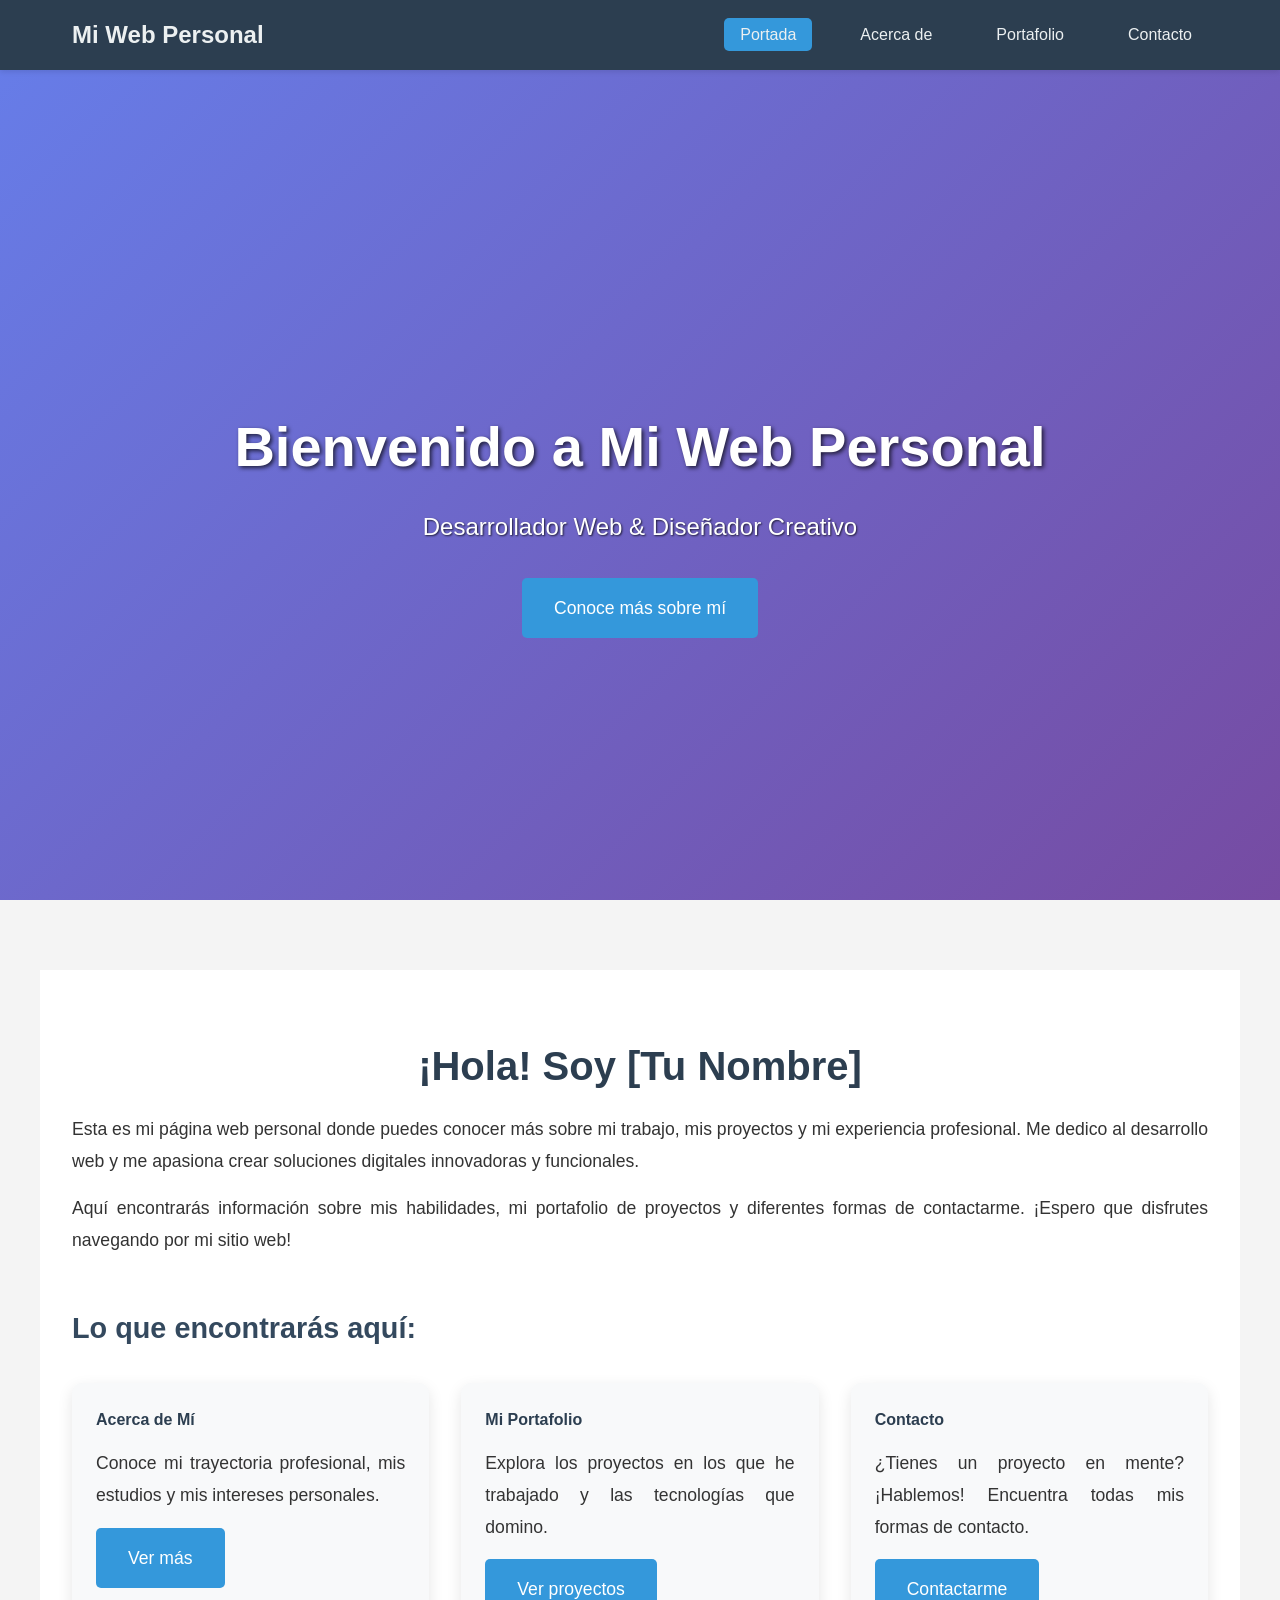
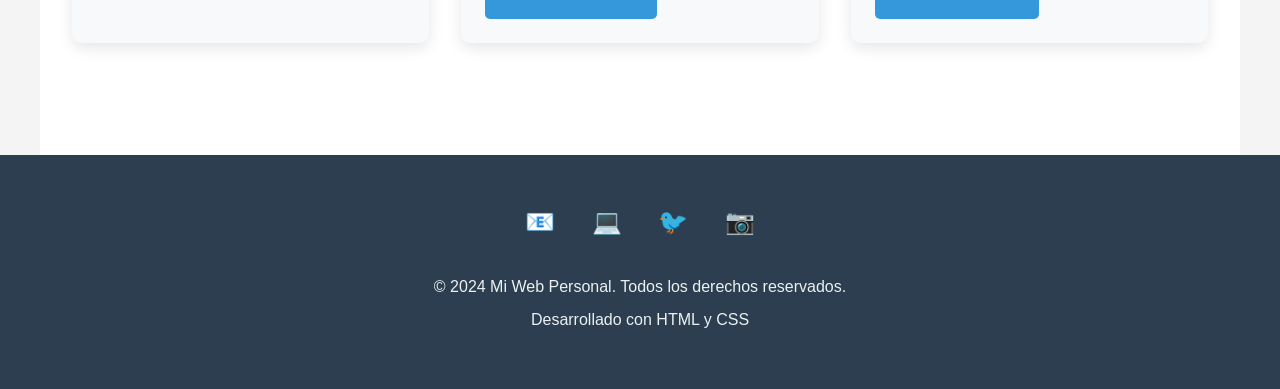
<file: index.html>
<!DOCTYPE html>
<html lang="es">
<head>
    <meta charset="UTF-8">
    <meta name="viewport" content="width=device-width, initial-scale=1.0">
    <title>Inicio - Mi Web Personal</title>
    <link rel="stylesheet" href="css/styles.css">
</head>
<body>
    <!-- Navigation Menu -->
    <nav class="navbar">
        <div class="nav-container">
            <a href="index.html" class="logo">Mi Web Personal</a>
            <ul class="nav-menu">
                <li><a href="index.html" class="nav-link active">Portada</a></li>
                <li><a href="acerca.html" class="nav-link">Acerca de</a></li>
                <li><a href="portafolio.html" class="nav-link">Portafolio</a></li>
                <li><a href="contacto.html" class="nav-link">Contacto</a></li>
            </ul>
        </div>
    </nav>

    <!-- Header Section -->
    <header class="header">
        <div class="header-content">
            <h1>Bienvenido a Mi Web Personal</h1>
            <p>Desarrollador Web & Diseñador Creativo</p>
            <a href="acerca.html" class="btn">Conoce más sobre mí</a>
        </div>
    </header>

    <!-- Main Content -->
    <main class="main-content">
        <section class="section">
            <h2>¡Hola! Soy [Tu Nombre]</h2>
            <p>
                Esta es mi página web personal donde puedes conocer más sobre mi trabajo, 
                mis proyectos y mi experiencia profesional. Me dedico al desarrollo web 
                y me apasiona crear soluciones digitales innovadoras y funcionales.
            </p>
            <p>
                Aquí encontrarás información sobre mis habilidades, mi portafolio de 
                proyectos y diferentes formas de contactarme. ¡Espero que disfrutes 
                navegando por mi sitio web!
            </p>
        </section>

        <section class="section">
            <h3>Lo que encontrarás aquí:</h3>
            <div class="portfolio-grid">
                <div class="portfolio-item">
                    <h4>Acerca de Mí</h4>
                    <p>Conoce mi trayectoria profesional, mis estudios y mis intereses personales.</p>
                    <a href="acerca.html" class="btn">Ver más</a>
                </div>
                <div class="portfolio-item">
                    <h4>Mi Portafolio</h4>
                    <p>Explora los proyectos en los que he trabajado y las tecnologías que domino.</p>
                    <a href="portafolio.html" class="btn">Ver proyectos</a>
                </div>
                <div class="portfolio-item">
                    <h4>Contacto</h4>
                    <p>¿Tienes un proyecto en mente? ¡Hablemos! Encuentra todas mis formas de contacto.</p>
                    <a href="contacto.html" class="btn">Contactarme</a>
                </div>
            </div>
        </section>
    </main>

    <!-- Footer -->
    <footer class="footer">
        <div class="footer-content">
            <div class="social-links">
                <a href="#" title="LinkedIn">📧</a>
                <a href="#" title="GitHub">💻</a>
                <a href="#" title="Twitter">🐦</a>
                <a href="#" title="Instagram">📷</a>
            </div>
            <p>&copy; 2024 Mi Web Personal. Todos los derechos reservados.</p>
            <p>Desarrollado con HTML y CSS</p>
        </div>
    </footer>
</body>
</html>
</file>
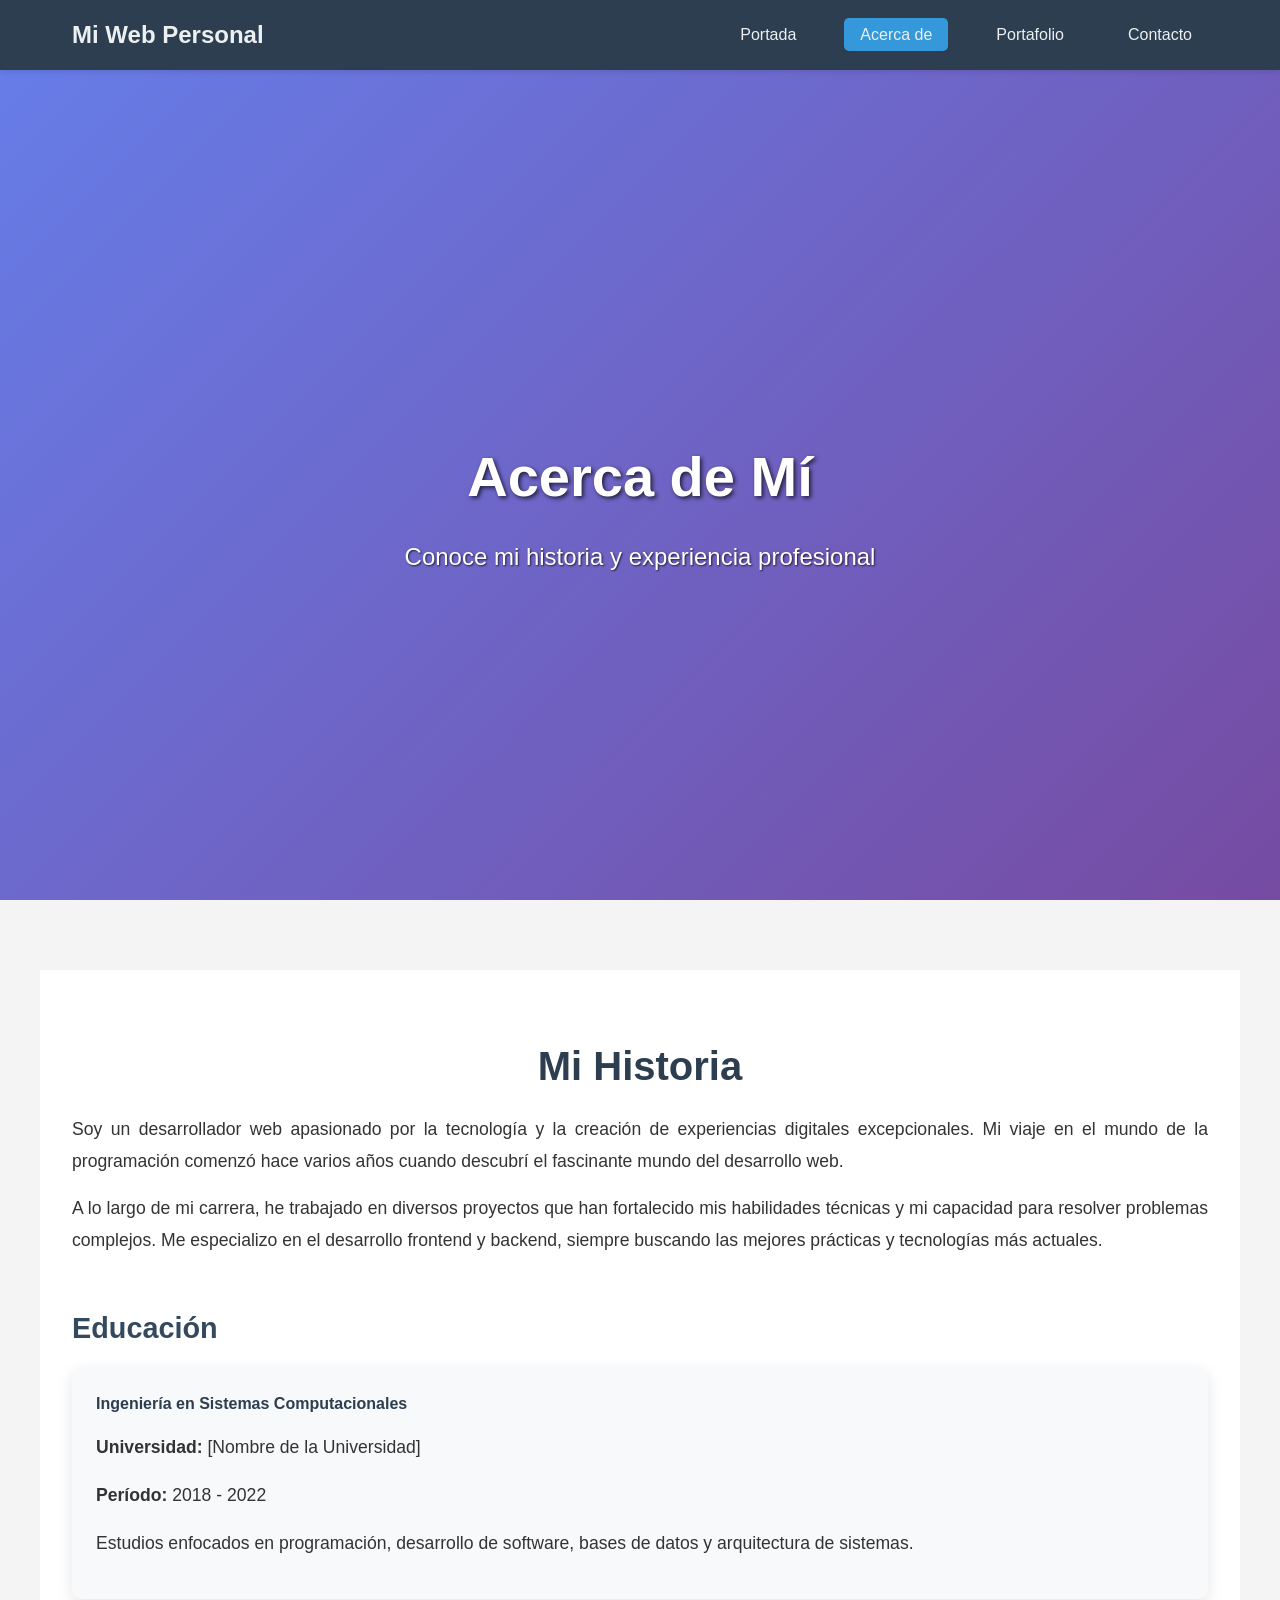
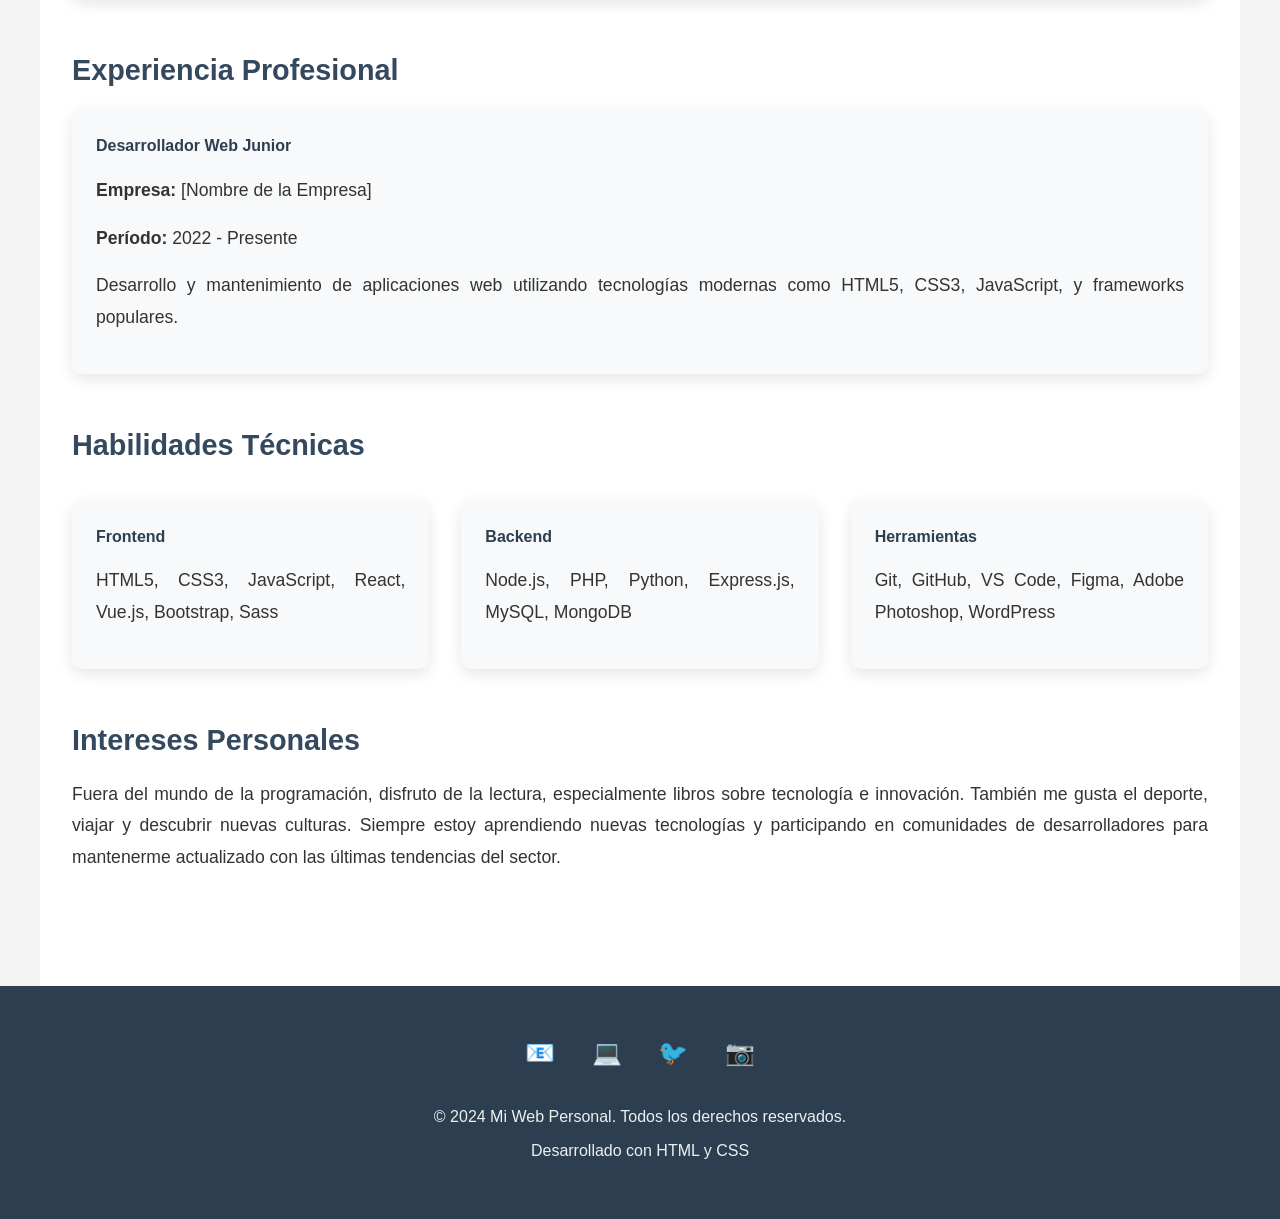
<file: acerca.html>
<!DOCTYPE html>
<html lang="es">
<head>
    <meta charset="UTF-8">
    <meta name="viewport" content="width=device-width, initial-scale=1.0">
    <title>Acerca de - Mi Web Personal</title>
    <link rel="stylesheet" href="css/styles.css">
</head>
<body>
    <!-- Navigation Menu -->
    <nav class="navbar">
        <div class="nav-container">
            <a href="index.html" class="logo">Mi Web Personal</a>
            <ul class="nav-menu">
                <li><a href="index.html" class="nav-link">Portada</a></li>
                <li><a href="acerca.html" class="nav-link active">Acerca de</a></li>
                <li><a href="portafolio.html" class="nav-link">Portafolio</a></li>
                <li><a href="contacto.html" class="nav-link">Contacto</a></li>
            </ul>
        </div>
    </nav>

    <!-- Header Section -->
    <header class="header">
        <div class="header-content">
            <h1>Acerca de Mí</h1>
            <p>Conoce mi historia y experiencia profesional</p>
        </div>
    </header>

    <!-- Main Content -->
    <main class="main-content">
        <section class="section">
            <h2>Mi Historia</h2>
            <p>
                Soy un desarrollador web apasionado por la tecnología y la creación de 
                experiencias digitales excepcionales. Mi viaje en el mundo de la programación 
                comenzó hace varios años cuando descubrí el fascinante mundo del desarrollo web.
            </p>
            <p>
                A lo largo de mi carrera, he trabajado en diversos proyectos que han 
                fortalecido mis habilidades técnicas y mi capacidad para resolver problemas 
                complejos. Me especializo en el desarrollo frontend y backend, siempre 
                buscando las mejores prácticas y tecnologías más actuales.
            </p>
        </section>

        <section class="section">
            <h3>Educación</h3>
            <div class="portfolio-item">
                <h4>Ingeniería en Sistemas Computacionales</h4>
                <p><strong>Universidad:</strong> [Nombre de la Universidad]</p>
                <p><strong>Período:</strong> 2018 - 2022</p>
                <p>
                    Estudios enfocados en programación, desarrollo de software, 
                    bases de datos y arquitectura de sistemas.
                </p>
            </div>
        </section>

        <section class="section">
            <h3>Experiencia Profesional</h3>
            <div class="portfolio-item">
                <h4>Desarrollador Web Junior</h4>
                <p><strong>Empresa:</strong> [Nombre de la Empresa]</p>
                <p><strong>Período:</strong> 2022 - Presente</p>
                <p>
                    Desarrollo y mantenimiento de aplicaciones web utilizando tecnologías 
                    modernas como HTML5, CSS3, JavaScript, y frameworks populares.
                </p>
            </div>
        </section>

        <section class="section">
            <h3>Habilidades Técnicas</h3>
            <div class="portfolio-grid">
                <div class="portfolio-item">
                    <h4>Frontend</h4>
                    <p>HTML5, CSS3, JavaScript, React, Vue.js, Bootstrap, Sass</p>
                </div>
                <div class="portfolio-item">
                    <h4>Backend</h4>
                    <p>Node.js, PHP, Python, Express.js, MySQL, MongoDB</p>
                </div>
                <div class="portfolio-item">
                    <h4>Herramientas</h4>
                    <p>Git, GitHub, VS Code, Figma, Adobe Photoshop, WordPress</p>
                </div>
            </div>
        </section>

        <section class="section">
            <h3>Intereses Personales</h3>
            <p>
                Fuera del mundo de la programación, disfruto de la lectura, especialmente 
                libros sobre tecnología e innovación. También me gusta el deporte, viajar 
                y descubrir nuevas culturas. Siempre estoy aprendiendo nuevas tecnologías 
                y participando en comunidades de desarrolladores para mantenerme actualizado 
                con las últimas tendencias del sector.
            </p>
        </section>
    </main>

    <!-- Footer -->
    <footer class="footer">
        <div class="footer-content">
            <div class="social-links">
                <a href="#" title="LinkedIn">📧</a>
                <a href="#" title="GitHub">💻</a>
                <a href="#" title="Twitter">🐦</a>
                <a href="#" title="Instagram">📷</a>
            </div>
            <p>&copy; 2024 Mi Web Personal. Todos los derechos reservados.</p>
            <p>Desarrollado con HTML y CSS</p>
        </div>
    </footer>
</body>
</html>
</file>
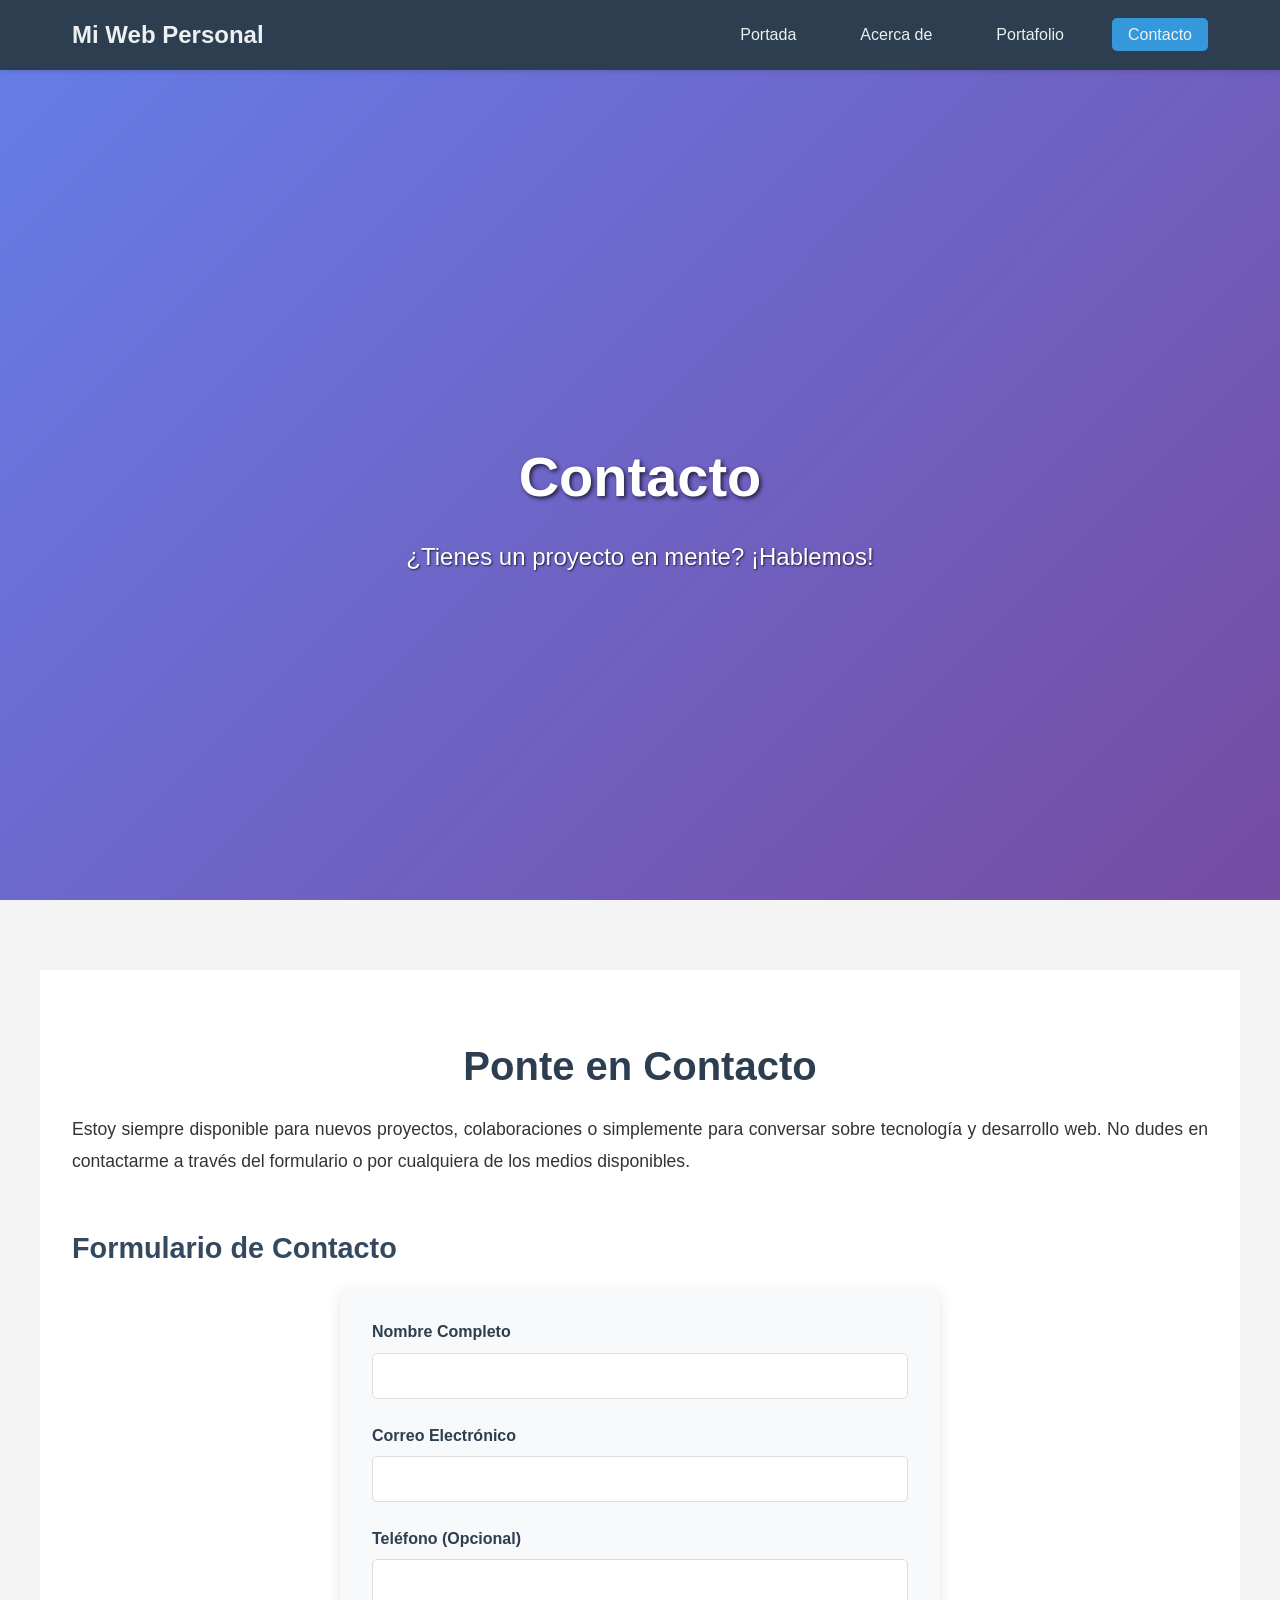
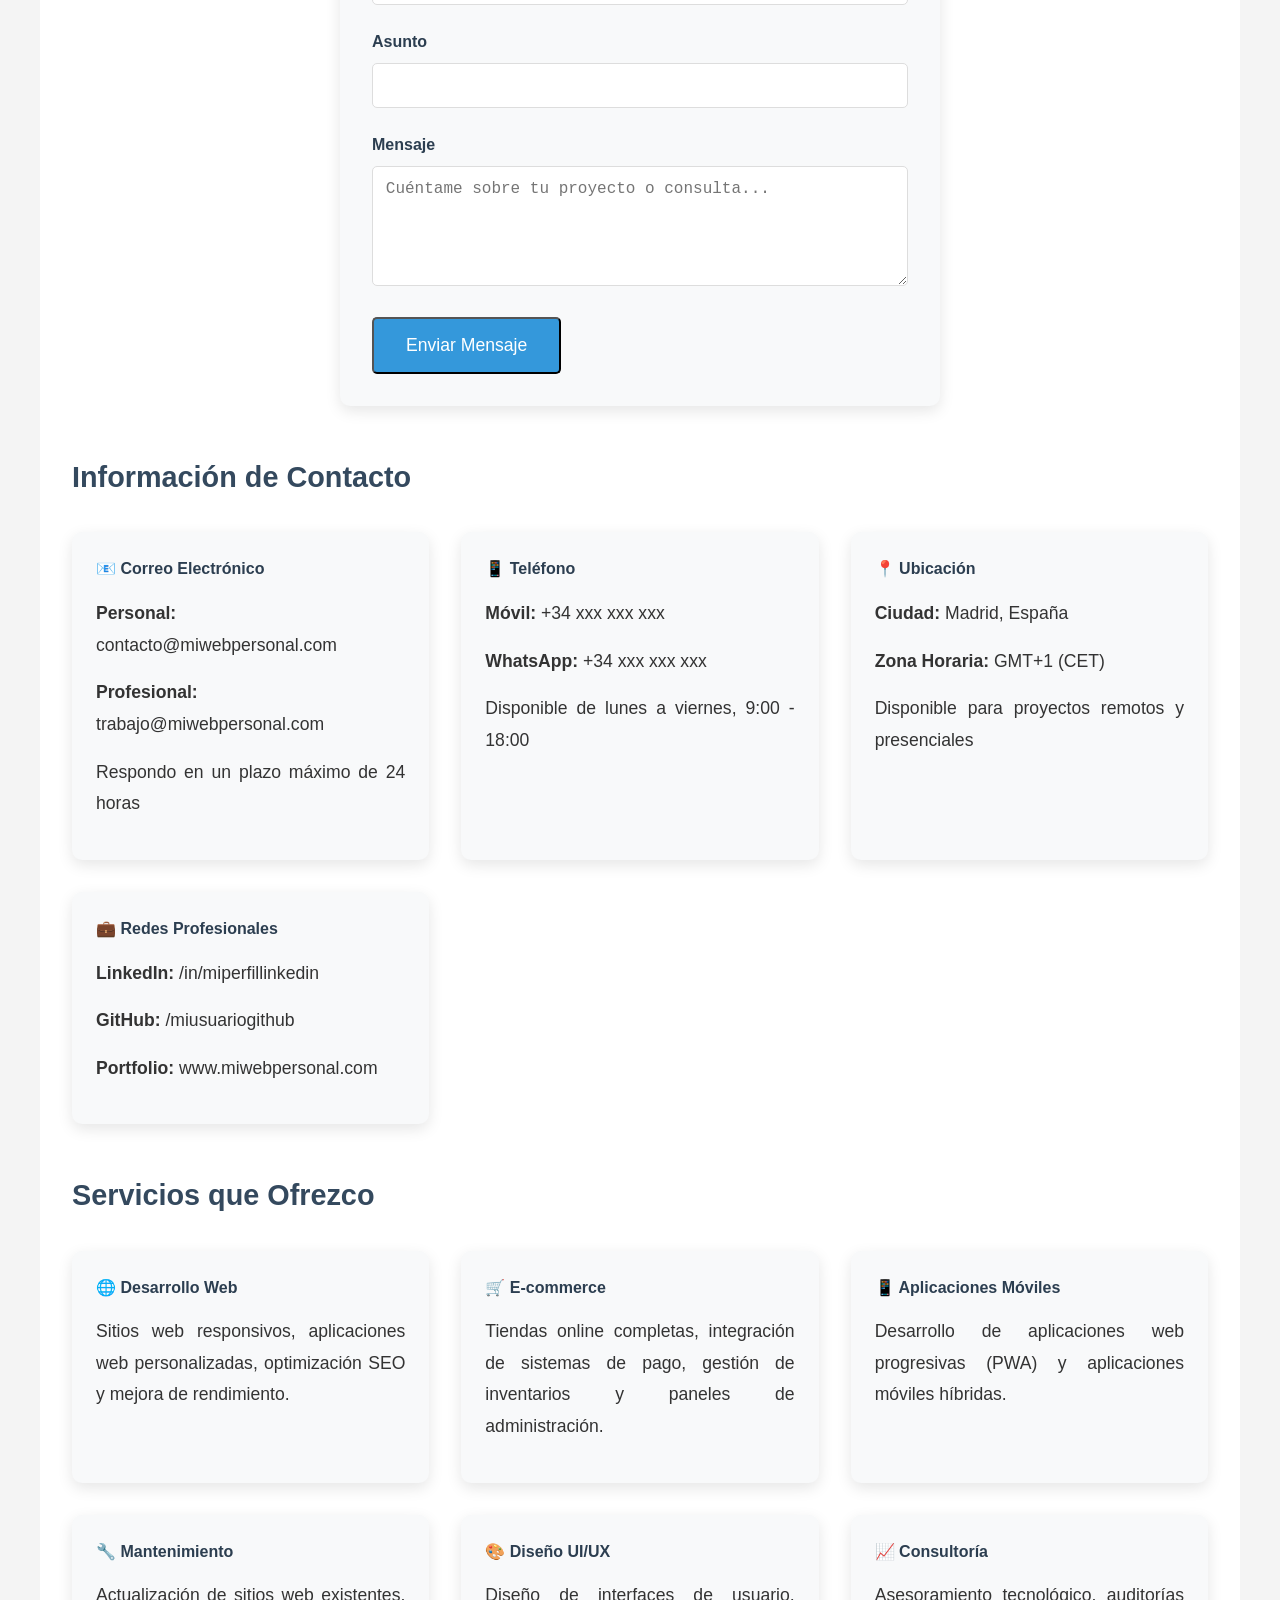
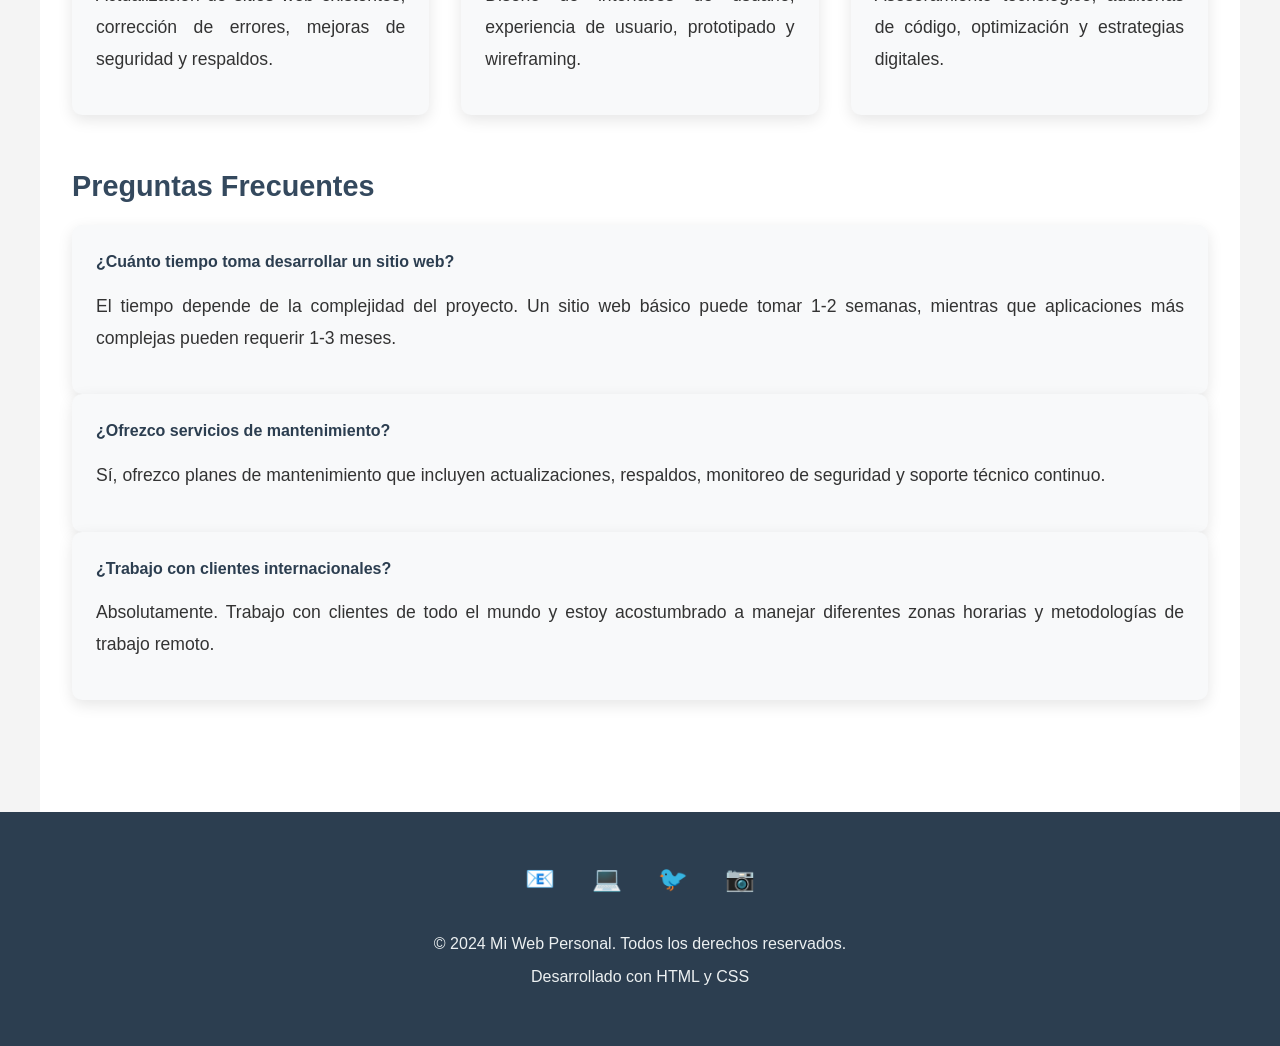
<file: contacto.html>
<!DOCTYPE html>
<html lang="es">
<head>
    <meta charset="UTF-8">
    <meta name="viewport" content="width=device-width, initial-scale=1.0">
    <title>Contacto - Mi Web Personal</title>
    <link rel="stylesheet" href="css/styles.css">
</head>
<body>
    <!-- Navigation Menu -->
    <nav class="navbar">
        <div class="nav-container">
            <a href="index.html" class="logo">Mi Web Personal</a>
            <ul class="nav-menu">
                <li><a href="index.html" class="nav-link">Portada</a></li>
                <li><a href="acerca.html" class="nav-link">Acerca de</a></li>
                <li><a href="portafolio.html" class="nav-link">Portafolio</a></li>
                <li><a href="contacto.html" class="nav-link active">Contacto</a></li>
            </ul>
        </div>
    </nav>

    <!-- Header Section -->
    <header class="header">
        <div class="header-content">
            <h1>Contacto</h1>
            <p>¿Tienes un proyecto en mente? ¡Hablemos!</p>
        </div>
    </header>

    <!-- Main Content -->
    <main class="main-content">
        <section class="section">
            <h2>Ponte en Contacto</h2>
            <p>
                Estoy siempre disponible para nuevos proyectos, colaboraciones o 
                simplemente para conversar sobre tecnología y desarrollo web. 
                No dudes en contactarme a través del formulario o por cualquiera 
                de los medios disponibles.
            </p>
        </section>

        <section class="section">
            <h3>Formulario de Contacto</h3>
            <form class="contact-form">
                <div class="form-group">
                    <label for="nombre">Nombre Completo</label>
                    <input type="text" id="nombre" name="nombre" required>
                </div>
                
                <div class="form-group">
                    <label for="email">Correo Electrónico</label>
                    <input type="email" id="email" name="email" required>
                </div>
                
                <div class="form-group">
                    <label for="telefono">Teléfono (Opcional)</label>
                    <input type="tel" id="telefono" name="telefono">
                </div>
                
                <div class="form-group">
                    <label for="asunto">Asunto</label>
                    <input type="text" id="asunto" name="asunto" required>
                </div>
                
                <div class="form-group">
                    <label for="mensaje">Mensaje</label>
                    <textarea id="mensaje" name="mensaje" placeholder="Cuéntame sobre tu proyecto o consulta..." required></textarea>
                </div>
                
                <button type="submit" class="btn">Enviar Mensaje</button>
            </form>
        </section>

        <section class="section">
            <h3>Información de Contacto</h3>
            <div class="portfolio-grid">
                <div class="portfolio-item">
                    <h4>📧 Correo Electrónico</h4>
                    <p><strong>Personal:</strong> contacto@miwebpersonal.com</p>
                    <p><strong>Profesional:</strong> trabajo@miwebpersonal.com</p>
                    <p>Respondo en un plazo máximo de 24 horas</p>
                </div>
                
                <div class="portfolio-item">
                    <h4>📱 Teléfono</h4>
                    <p><strong>Móvil:</strong> +34 xxx xxx xxx</p>
                    <p><strong>WhatsApp:</strong> +34 xxx xxx xxx</p>
                    <p>Disponible de lunes a viernes, 9:00 - 18:00</p>
                </div>
                
                <div class="portfolio-item">
                    <h4>📍 Ubicación</h4>
                    <p><strong>Ciudad:</strong> Madrid, España</p>
                    <p><strong>Zona Horaria:</strong> GMT+1 (CET)</p>
                    <p>Disponible para proyectos remotos y presenciales</p>
                </div>
                
                <div class="portfolio-item">
                    <h4>💼 Redes Profesionales</h4>
                    <p><strong>LinkedIn:</strong> /in/miperfillinkedin</p>
                    <p><strong>GitHub:</strong> /miusuariogithub</p>
                    <p><strong>Portfolio:</strong> www.miwebpersonal.com</p>
                </div>
            </div>
        </section>

        <section class="section">
            <h3>Servicios que Ofrezco</h3>
            <div class="portfolio-grid">
                <div class="portfolio-item">
                    <h4>🌐 Desarrollo Web</h4>
                    <p>
                        Sitios web responsivos, aplicaciones web personalizadas, 
                        optimización SEO y mejora de rendimiento.
                    </p>
                </div>
                
                <div class="portfolio-item">
                    <h4>🛒 E-commerce</h4>
                    <p>
                        Tiendas online completas, integración de sistemas de pago, 
                        gestión de inventarios y paneles de administración.
                    </p>
                </div>
                
                <div class="portfolio-item">
                    <h4>📱 Aplicaciones Móviles</h4>
                    <p>
                        Desarrollo de aplicaciones web progresivas (PWA) y 
                        aplicaciones móviles híbridas.
                    </p>
                </div>
                
                <div class="portfolio-item">
                    <h4>🔧 Mantenimiento</h4>
                    <p>
                        Actualización de sitios web existentes, corrección de errores, 
                        mejoras de seguridad y respaldos.
                    </p>
                </div>
                
                <div class="portfolio-item">
                    <h4>🎨 Diseño UI/UX</h4>
                    <p>
                        Diseño de interfaces de usuario, experiencia de usuario, 
                        prototipado y wireframing.
                    </p>
                </div>
                
                <div class="portfolio-item">
                    <h4>📈 Consultoría</h4>
                    <p>
                        Asesoramiento tecnológico, auditorías de código, 
                        optimización y estrategias digitales.
                    </p>
                </div>
            </div>
        </section>

        <section class="section">
            <h3>Preguntas Frecuentes</h3>
            
            <div class="portfolio-item">
                <h4>¿Cuánto tiempo toma desarrollar un sitio web?</h4>
                <p>
                    El tiempo depende de la complejidad del proyecto. Un sitio web básico 
                    puede tomar 1-2 semanas, mientras que aplicaciones más complejas 
                    pueden requerir 1-3 meses.
                </p>
            </div>
            
            <div class="portfolio-item">
                <h4>¿Ofrezco servicios de mantenimiento?</h4>
                <p>
                    Sí, ofrezco planes de mantenimiento que incluyen actualizaciones, 
                    respaldos, monitoreo de seguridad y soporte técnico continuo.
                </p>
            </div>
            
            <div class="portfolio-item">
                <h4>¿Trabajo con clientes internacionales?</h4>
                <p>
                    Absolutamente. Trabajo con clientes de todo el mundo y estoy 
                    acostumbrado a manejar diferentes zonas horarias y metodologías 
                    de trabajo remoto.
                </p>
            </div>
        </section>
    </main>

    <!-- Footer -->
    <footer class="footer">
        <div class="footer-content">
            <div class="social-links">
                <a href="#" title="LinkedIn">📧</a>
                <a href="#" title="GitHub">💻</a>
                <a href="#" title="Twitter">🐦</a>
                <a href="#" title="Instagram">📷</a>
            </div>
            <p>&copy; 2024 Mi Web Personal. Todos los derechos reservados.</p>
            <p>Desarrollado con HTML y CSS</p>
        </div>
    </footer>
</body>
</html>
</file>
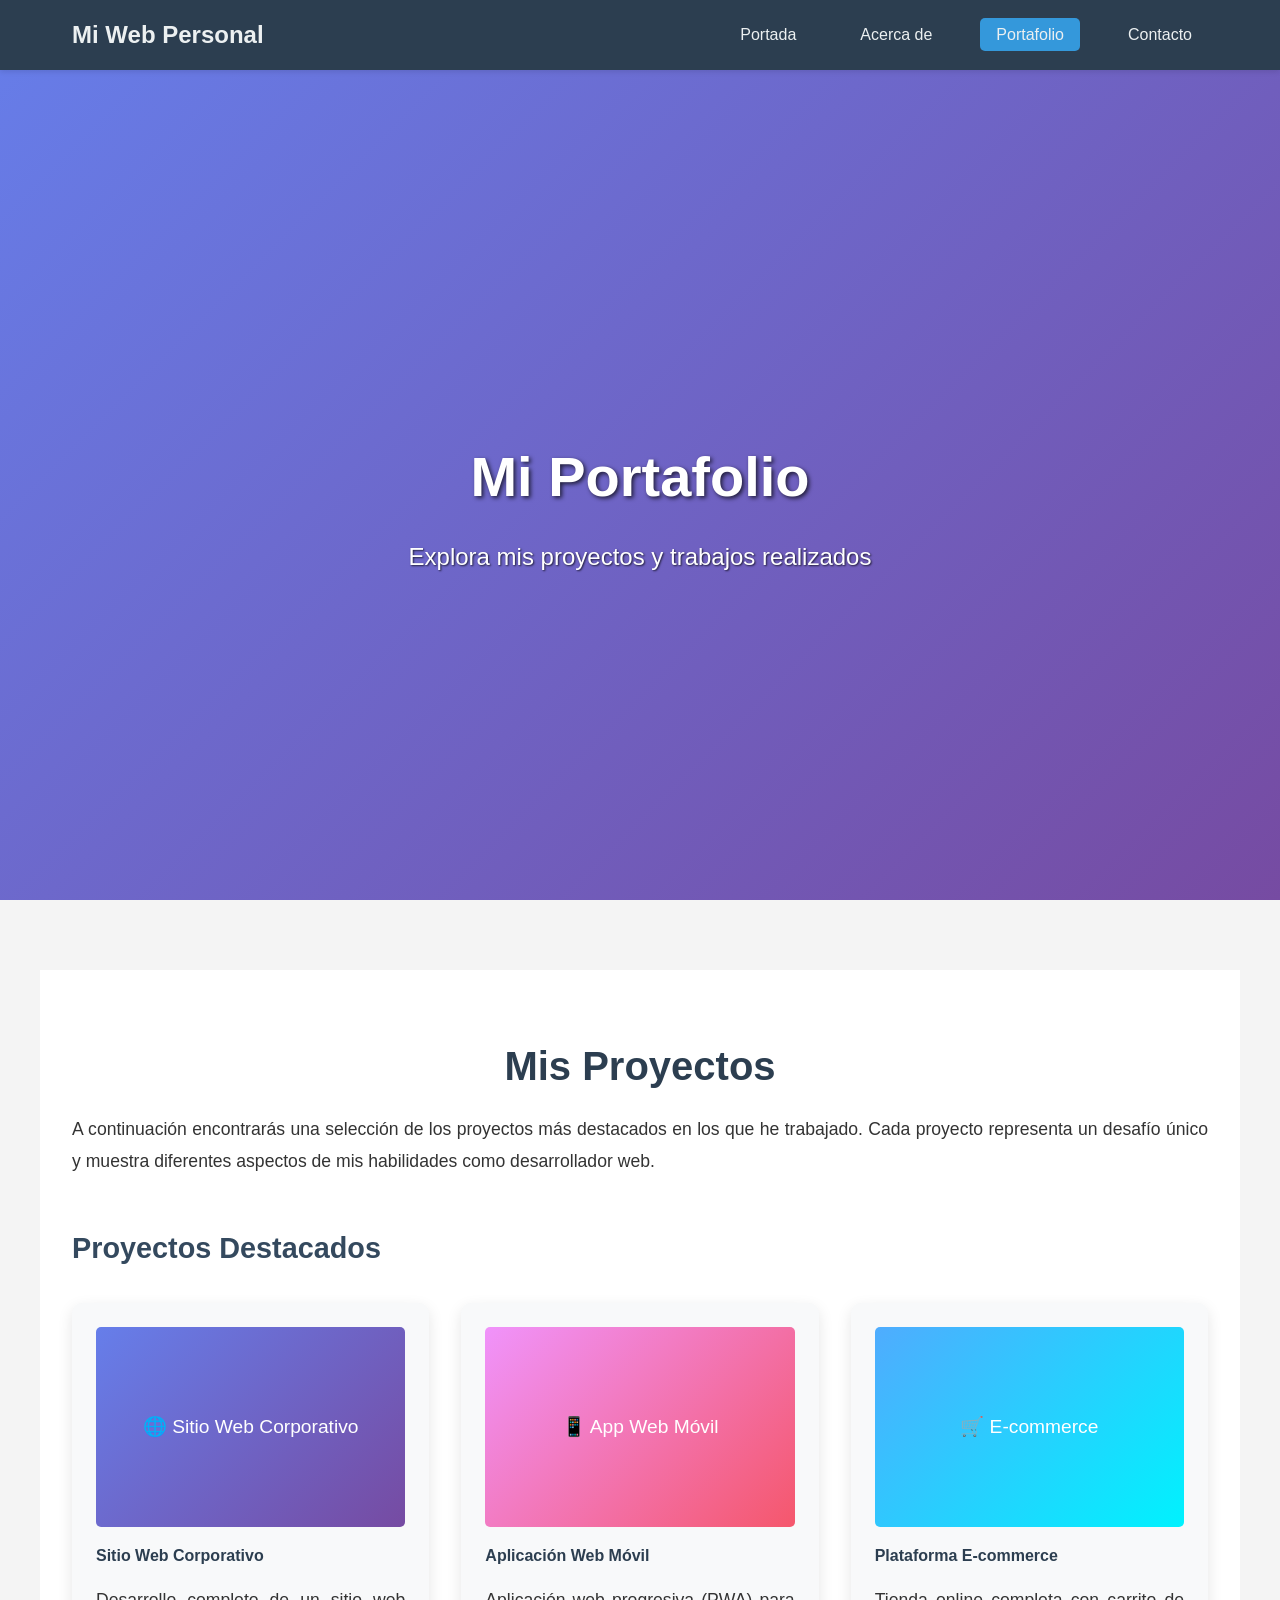
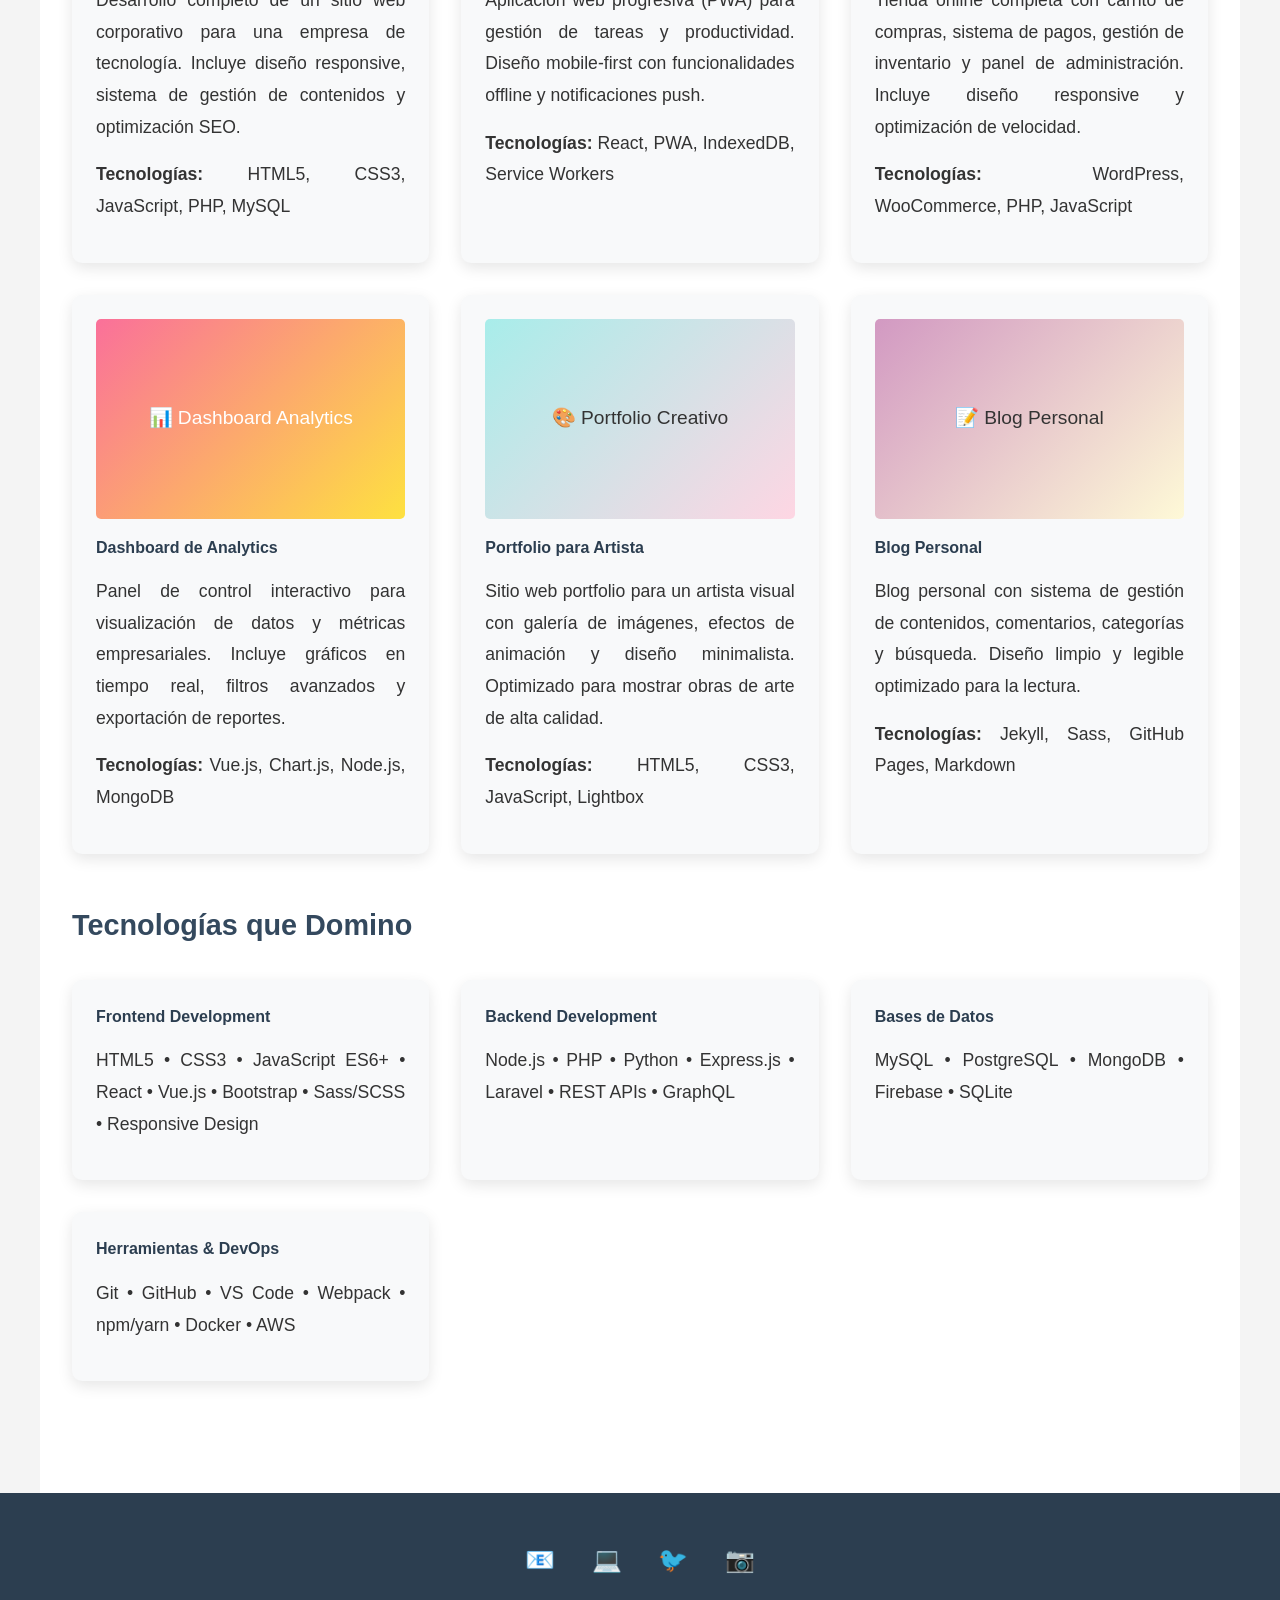
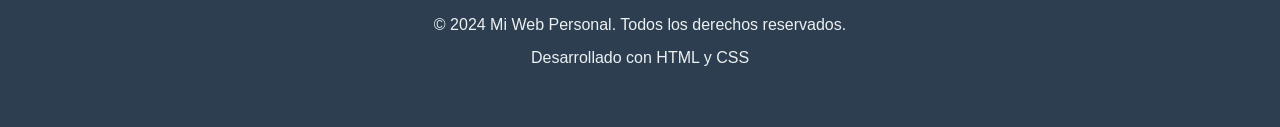
<file: portafolio.html>
<!DOCTYPE html>
<html lang="es">
<head>
    <meta charset="UTF-8">
    <meta name="viewport" content="width=device-width, initial-scale=1.0">
    <title>Portafolio - Mi Web Personal</title>
    <link rel="stylesheet" href="css/styles.css">
</head>
<body>
    <!-- Navigation Menu -->
    <nav class="navbar">
        <div class="nav-container">
            <a href="index.html" class="logo">Mi Web Personal</a>
            <ul class="nav-menu">
                <li><a href="index.html" class="nav-link">Portada</a></li>
                <li><a href="acerca.html" class="nav-link">Acerca de</a></li>
                <li><a href="portafolio.html" class="nav-link active">Portafolio</a></li>
                <li><a href="contacto.html" class="nav-link">Contacto</a></li>
            </ul>
        </div>
    </nav>

    <!-- Header Section -->
    <header class="header">
        <div class="header-content">
            <h1>Mi Portafolio</h1>
            <p>Explora mis proyectos y trabajos realizados</p>
        </div>
    </header>

    <!-- Main Content -->
    <main class="main-content">
        <section class="section">
            <h2>Mis Proyectos</h2>
            <p>
                A continuación encontrarás una selección de los proyectos más destacados 
                en los que he trabajado. Cada proyecto representa un desafío único y 
                muestra diferentes aspectos de mis habilidades como desarrollador web.
            </p>
        </section>

        <section class="section">
            <h3>Proyectos Destacados</h3>
            <div class="portfolio-grid">
                <div class="portfolio-item">
                    <div style="height: 200px; background: linear-gradient(135deg, #667eea 0%, #764ba2 100%); border-radius: 5px; margin-bottom: 1rem; display: flex; align-items: center; justify-content: center; color: white; font-size: 1.2rem;">
                        🌐 Sitio Web Corporativo
                    </div>
                    <h4>Sitio Web Corporativo</h4>
                    <p>
                        Desarrollo completo de un sitio web corporativo para una empresa 
                        de tecnología. Incluye diseño responsive, sistema de gestión de 
                        contenidos y optimización SEO.
                    </p>
                    <p><strong>Tecnologías:</strong> HTML5, CSS3, JavaScript, PHP, MySQL</p>
                </div>

                <div class="portfolio-item">
                    <div style="height: 200px; background: linear-gradient(135deg, #f093fb 0%, #f5576c 100%); border-radius: 5px; margin-bottom: 1rem; display: flex; align-items: center; justify-content: center; color: white; font-size: 1.2rem;">
                        📱 App Web Móvil
                    </div>
                    <h4>Aplicación Web Móvil</h4>
                    <p>
                        Aplicación web progresiva (PWA) para gestión de tareas y 
                        productividad. Diseño mobile-first con funcionalidades offline 
                        y notificaciones push.
                    </p>
                    <p><strong>Tecnologías:</strong> React, PWA, IndexedDB, Service Workers</p>
                </div>

                <div class="portfolio-item">
                    <div style="height: 200px; background: linear-gradient(135deg, #4facfe 0%, #00f2fe 100%); border-radius: 5px; margin-bottom: 1rem; display: flex; align-items: center; justify-content: center; color: white; font-size: 1.2rem;">
                        🛒 E-commerce
                    </div>
                    <h4>Plataforma E-commerce</h4>
                    <p>
                        Tienda online completa con carrito de compras, sistema de pagos, 
                        gestión de inventario y panel de administración. Incluye diseño 
                        responsive y optimización de velocidad.
                    </p>
                    <p><strong>Tecnologías:</strong> WordPress, WooCommerce, PHP, JavaScript</p>
                </div>

                <div class="portfolio-item">
                    <div style="height: 200px; background: linear-gradient(135deg, #fa709a 0%, #fee140 100%); border-radius: 5px; margin-bottom: 1rem; display: flex; align-items: center; justify-content: center; color: white; font-size: 1.2rem;">
                        📊 Dashboard Analytics
                    </div>
                    <h4>Dashboard de Analytics</h4>
                    <p>
                        Panel de control interactivo para visualización de datos y 
                        métricas empresariales. Incluye gráficos en tiempo real, 
                        filtros avanzados y exportación de reportes.
                    </p>
                    <p><strong>Tecnologías:</strong> Vue.js, Chart.js, Node.js, MongoDB</p>
                </div>

                <div class="portfolio-item">
                    <div style="height: 200px; background: linear-gradient(135deg, #a8edea 0%, #fed6e3 100%); border-radius: 5px; margin-bottom: 1rem; display: flex; align-items: center; justify-content: center; color: #333; font-size: 1.2rem;">
                        🎨 Portfolio Creativo
                    </div>
                    <h4>Portfolio para Artista</h4>
                    <p>
                        Sitio web portfolio para un artista visual con galería de 
                        imágenes, efectos de animación y diseño minimalista. 
                        Optimizado para mostrar obras de arte de alta calidad.
                    </p>
                    <p><strong>Tecnologías:</strong> HTML5, CSS3, JavaScript, Lightbox</p>
                </div>

                <div class="portfolio-item">
                    <div style="height: 200px; background: linear-gradient(135deg, #d299c2 0%, #fef9d7 100%); border-radius: 5px; margin-bottom: 1rem; display: flex; align-items: center; justify-content: center; color: #333; font-size: 1.2rem;">
                        📝 Blog Personal
                    </div>
                    <h4>Blog Personal</h4>
                    <p>
                        Blog personal con sistema de gestión de contenidos, comentarios, 
                        categorías y búsqueda. Diseño limpio y legible optimizado 
                        para la lectura.
                    </p>
                    <p><strong>Tecnologías:</strong> Jekyll, Sass, GitHub Pages, Markdown</p>
                </div>
            </div>
        </section>

        <section class="section">
            <h3>Tecnologías que Domino</h3>
            <div class="portfolio-grid">
                <div class="portfolio-item">
                    <h4>Frontend Development</h4>
                    <p>HTML5 • CSS3 • JavaScript ES6+ • React • Vue.js • Bootstrap • Sass/SCSS • Responsive Design</p>
                </div>
                <div class="portfolio-item">
                    <h4>Backend Development</h4>
                    <p>Node.js • PHP • Python • Express.js • Laravel • REST APIs • GraphQL</p>
                </div>
                <div class="portfolio-item">
                    <h4>Bases de Datos</h4>
                    <p>MySQL • PostgreSQL • MongoDB • Firebase • SQLite</p>
                </div>
                <div class="portfolio-item">
                    <h4>Herramientas & DevOps</h4>
                    <p>Git • GitHub • VS Code • Webpack • npm/yarn • Docker • AWS</p>
                </div>
            </div>
        </section>
    </main>

    <!-- Footer -->
    <footer class="footer">
        <div class="footer-content">
            <div class="social-links">
                <a href="#" title="LinkedIn">📧</a>
                <a href="#" title="GitHub">💻</a>
                <a href="#" title="Twitter">🐦</a>
                <a href="#" title="Instagram">📷</a>
            </div>
            <p>&copy; 2024 Mi Web Personal. Todos los derechos reservados.</p>
            <p>Desarrollado con HTML y CSS</p>
        </div>
    </footer>
</body>
</html>
</file>
<file: css/styles.css>
/* Reset and base styles */
* {
    margin: 0;
    padding: 0;
    box-sizing: border-box;
}

body {
    font-family: 'Arial', sans-serif;
    line-height: 1.6;
    color: #333;
    background-color: #f4f4f4;
}

/* Navigation Menu */
.navbar {
    background-color: #2c3e50;
    padding: 1rem 0;
    position: fixed;
    top: 0;
    width: 100%;
    z-index: 1000;
    box-shadow: 0 2px 5px rgba(0,0,0,0.1);
}

.nav-container {
    max-width: 1200px;
    margin: 0 auto;
    padding: 0 2rem;
    display: flex;
    justify-content: space-between;
    align-items: center;
}

.logo {
    color: #ecf0f1;
    font-size: 1.5rem;
    font-weight: bold;
    text-decoration: none;
}

.nav-menu {
    display: flex;
    list-style: none;
    gap: 2rem;
}

.nav-link {
    color: #ecf0f1;
    text-decoration: none;
    padding: 0.5rem 1rem;
    border-radius: 5px;
    transition: background-color 0.3s ease;
}

.nav-link:hover {
    background-color: #34495e;
}

.nav-link.active {
    background-color: #3498db;
}

/* Header Section */
.header {
    background: linear-gradient(135deg, #667eea 0%, #764ba2 100%);
    background-size: cover;
    background-position: center;
    background-attachment: fixed;
    height: 100vh;
    display: flex;
    align-items: center;
    justify-content: center;
    text-align: center;
    color: white;
    margin-top: 70px;
}

.header-content h1 {
    font-size: 3.5rem;
    margin-bottom: 1rem;
    text-shadow: 2px 2px 4px rgba(0,0,0,0.7);
}

.header-content p {
    font-size: 1.5rem;
    margin-bottom: 2rem;
    text-shadow: 1px 1px 2px rgba(0,0,0,0.7);
}

.btn {
    display: inline-block;
    background-color: #3498db;
    color: white;
    padding: 1rem 2rem;
    text-decoration: none;
    border-radius: 5px;
    font-size: 1.1rem;
    transition: background-color 0.3s ease;
}

.btn:hover {
    background-color: #2980b9;
}

/* Main Content */
.main-content {
    max-width: 1200px;
    margin: 0 auto;
    padding: 4rem 2rem;
    background-color: white;
    min-height: 60vh;
}

.section {
    margin-bottom: 3rem;
}

.section h2 {
    font-size: 2.5rem;
    margin-bottom: 1rem;
    color: #2c3e50;
    text-align: center;
}

.section h3 {
    font-size: 1.8rem;
    margin-bottom: 1rem;
    color: #34495e;
}

.section p {
    font-size: 1.1rem;
    margin-bottom: 1rem;
    text-align: justify;
    line-height: 1.8;
}

/* Portfolio Grid */
.portfolio-grid {
    display: grid;
    grid-template-columns: repeat(auto-fit, minmax(300px, 1fr));
    gap: 2rem;
    margin-top: 2rem;
}

.portfolio-item {
    background-color: #f8f9fa;
    border-radius: 10px;
    padding: 1.5rem;
    box-shadow: 0 5px 15px rgba(0,0,0,0.1);
    transition: transform 0.3s ease;
}

.portfolio-item:hover {
    transform: translateY(-5px);
}

.portfolio-item h4 {
    color: #2c3e50;
    margin-bottom: 1rem;
}

.portfolio-item img {
    width: 100%;
    height: 200px;
    object-fit: cover;
    border-radius: 5px;
    margin-bottom: 1rem;
}

/* Contact Form */
.contact-form {
    max-width: 600px;
    margin: 0 auto;
    background-color: #f8f9fa;
    padding: 2rem;
    border-radius: 10px;
    box-shadow: 0 5px 15px rgba(0,0,0,0.1);
}

.form-group {
    margin-bottom: 1.5rem;
}

.form-group label {
    display: block;
    margin-bottom: 0.5rem;
    color: #2c3e50;
    font-weight: bold;
}

.form-group input,
.form-group textarea {
    width: 100%;
    padding: 0.8rem;
    border: 1px solid #ddd;
    border-radius: 5px;
    font-size: 1rem;
}

.form-group textarea {
    height: 120px;
    resize: vertical;
}

/* Footer */
.footer {
    background-color: #2c3e50;
    color: #ecf0f1;
    text-align: center;
    padding: 3rem 0;
}

.footer-content {
    max-width: 1200px;
    margin: 0 auto;
    padding: 0 2rem;
}

.social-links {
    margin-bottom: 2rem;
}

.social-links a {
    color: #ecf0f1;
    font-size: 1.5rem;
    margin: 0 1rem;
    text-decoration: none;
    transition: color 0.3s ease;
}

.social-links a:hover {
    color: #3498db;
}

.footer p {
    margin-bottom: 0.5rem;
}

/* Responsive Design */
@media (max-width: 768px) {
    .nav-container {
        flex-direction: column;
        gap: 1rem;
    }
    
    .nav-menu {
        flex-direction: column;
        gap: 0.5rem;
        text-align: center;
    }
    
    .header-content h1 {
        font-size: 2.5rem;
    }
    
    .header-content p {
        font-size: 1.2rem;
    }
    
    .main-content {
        padding: 2rem 1rem;
    }
    
    .section h2 {
        font-size: 2rem;
    }
    
    .portfolio-grid {
        grid-template-columns: 1fr;
    }
}

@media (max-width: 480px) {
    .header-content h1 {
        font-size: 2rem;
    }
    
    .header-content p {
        font-size: 1rem;
    }
    
    .main-content {
        padding: 1rem;
    }
}
</file>
